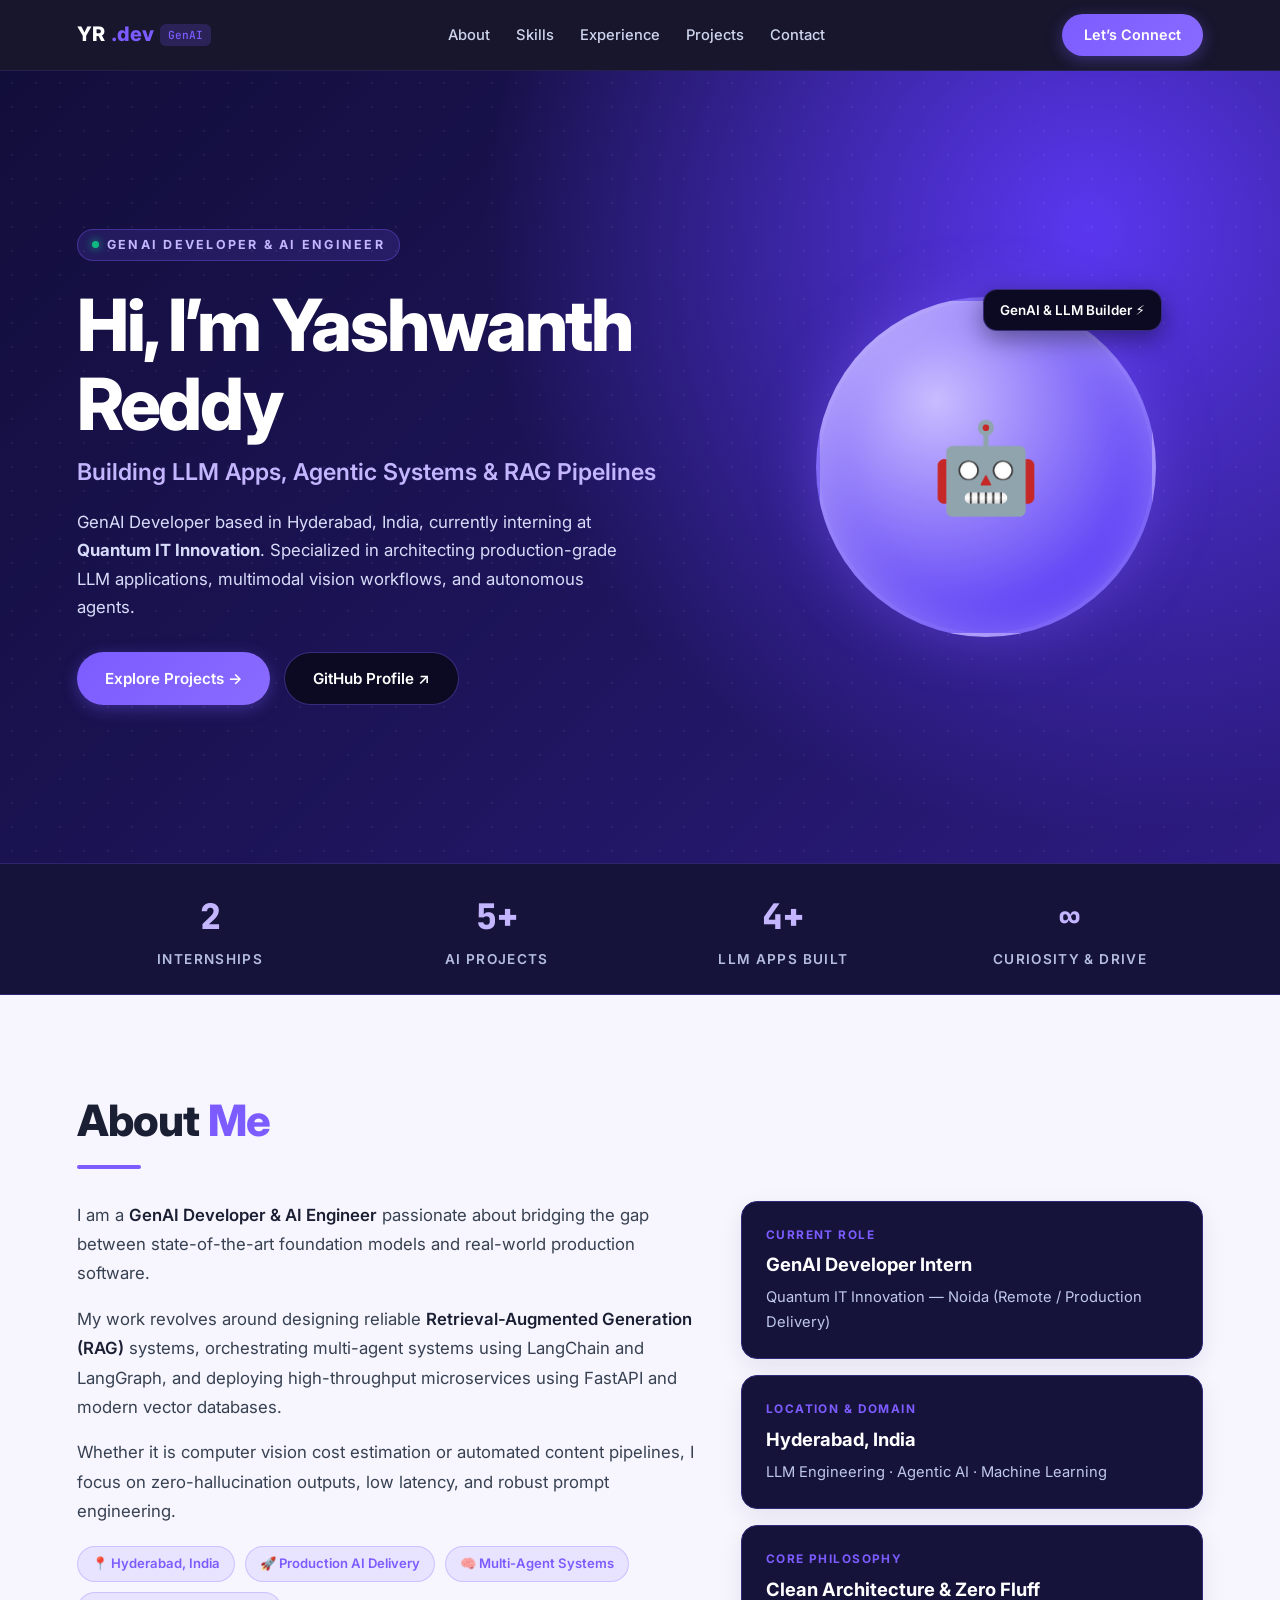
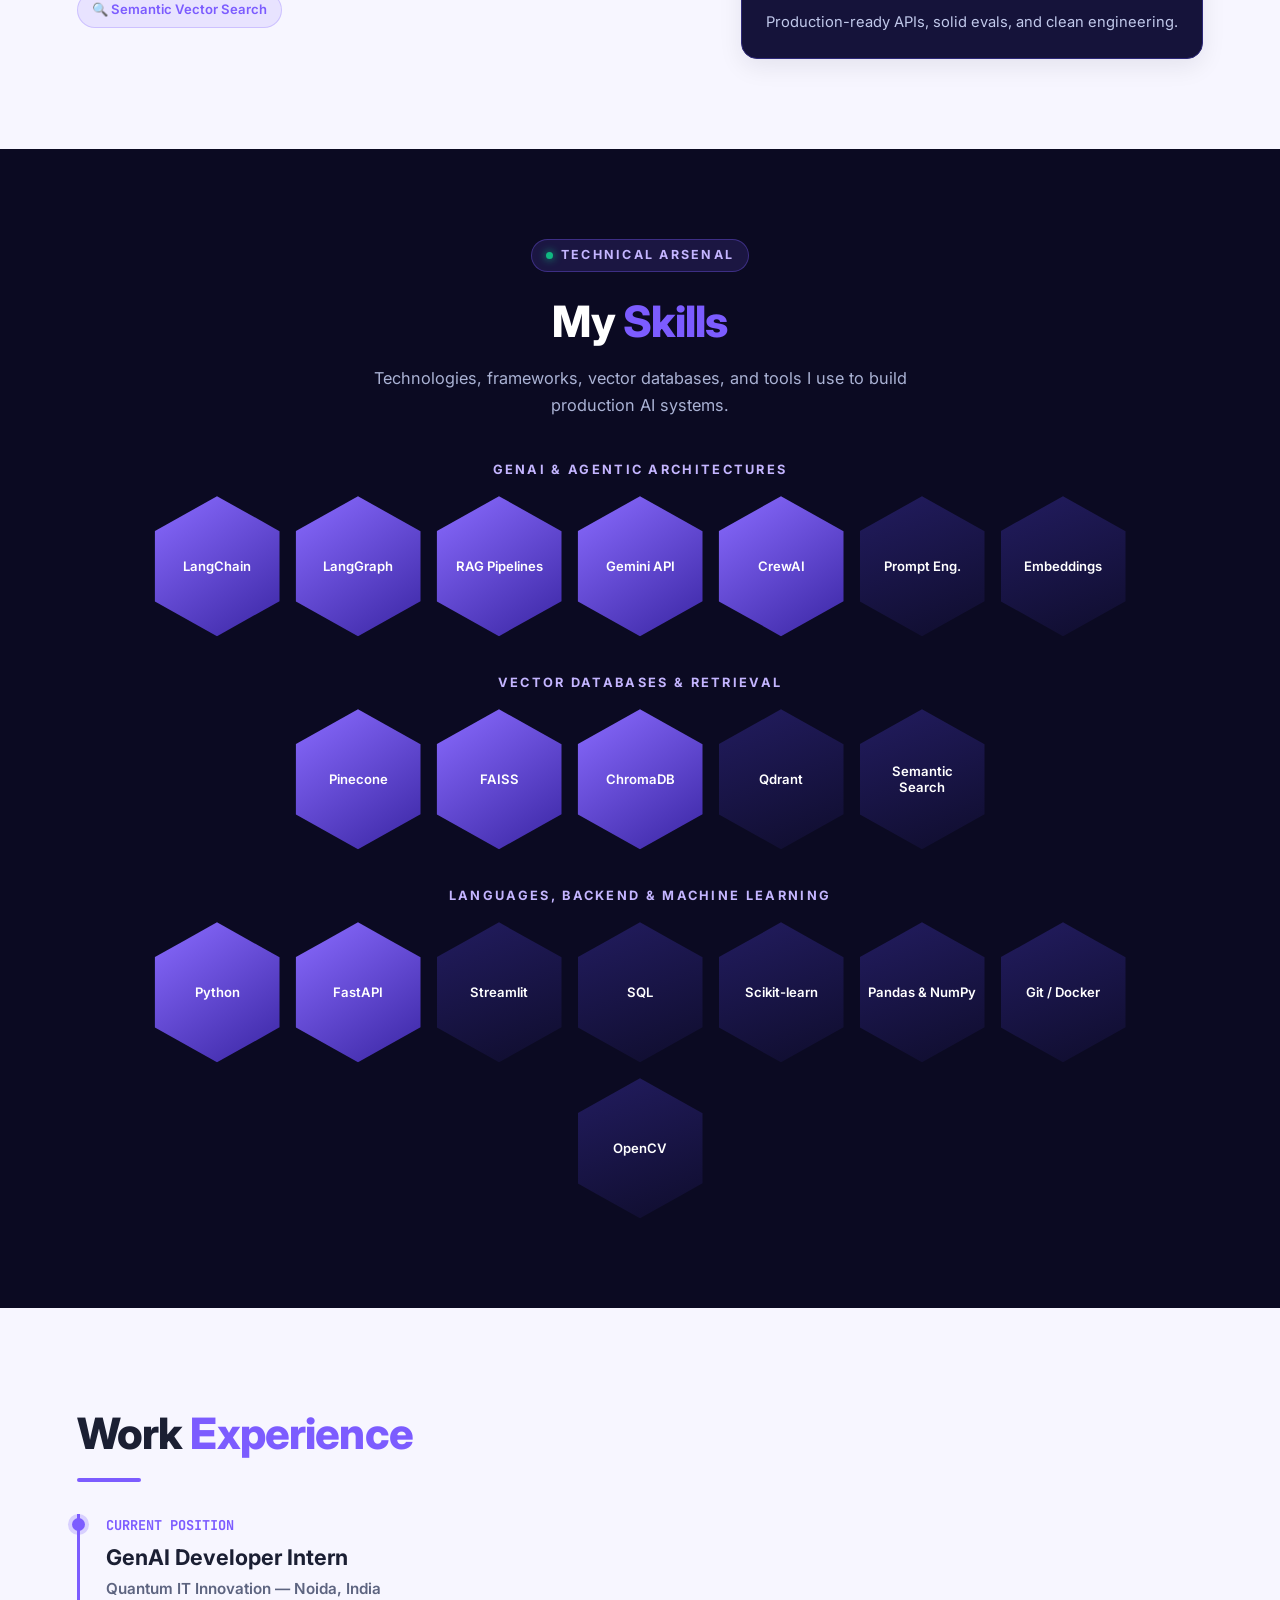
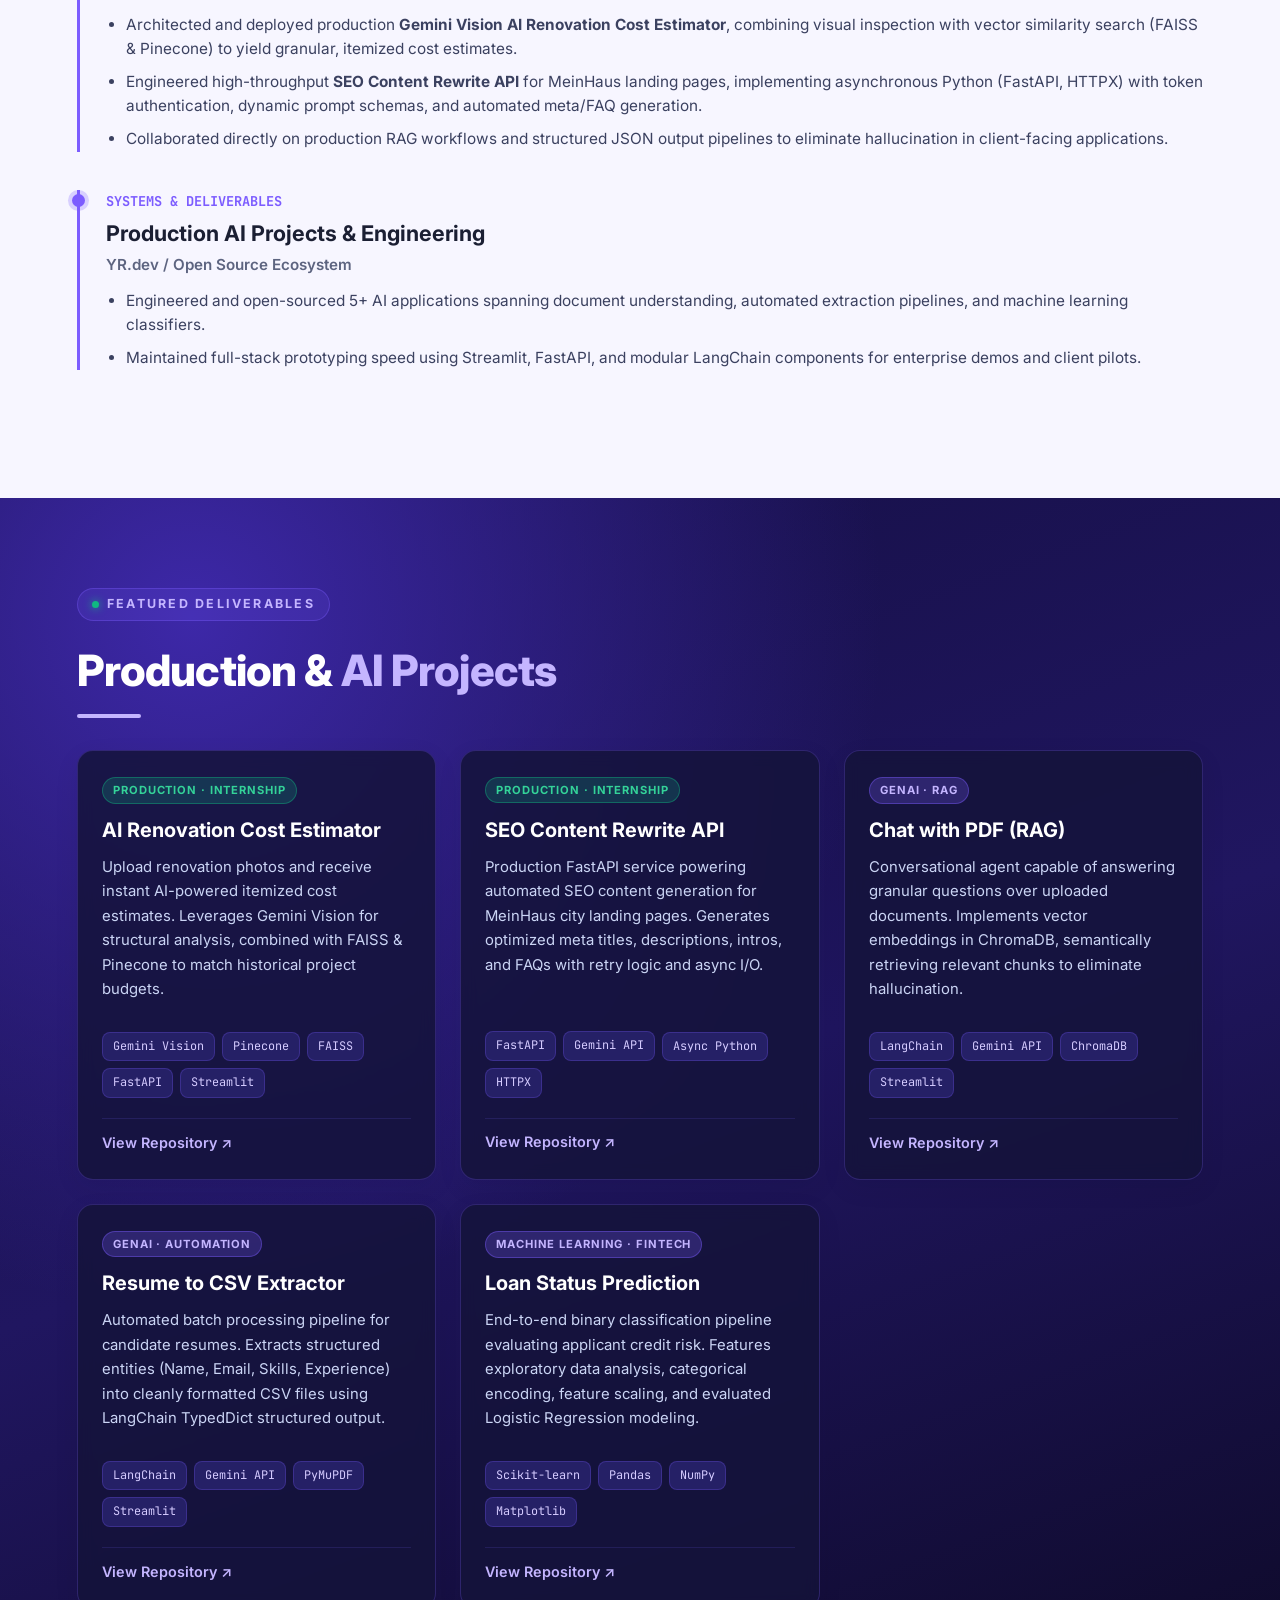
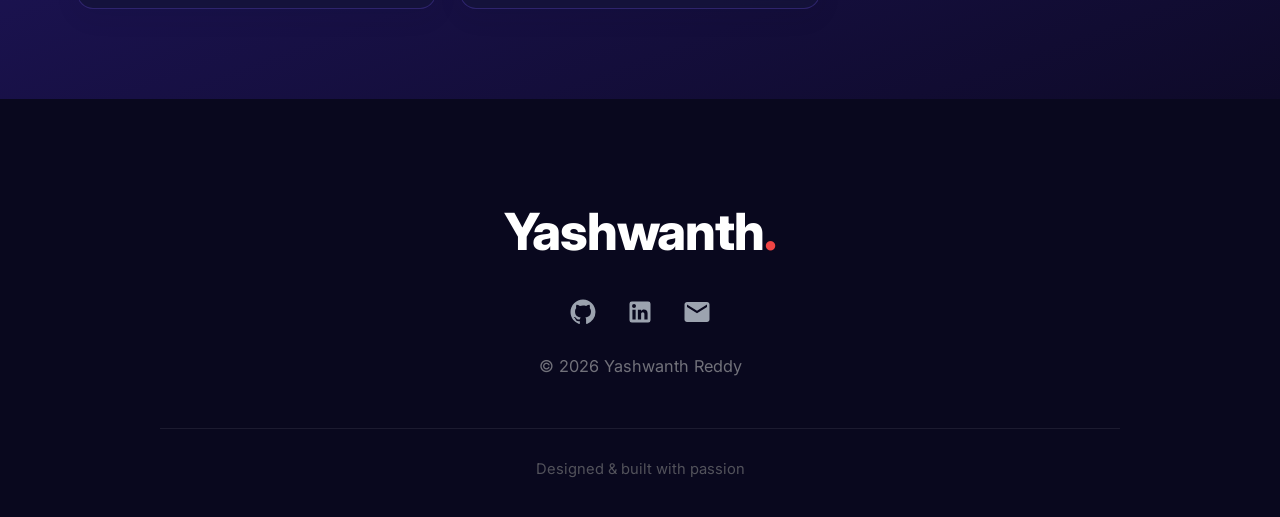
<file: index.html>
<!DOCTYPE html>
<html lang="en">
<head>
<meta charset="utf-8">
<meta name="viewport" content="width=device-width, initial-scale=1, viewport-fit=cover">
<title>Yashwanth Reddy | GenAI Developer & AI Engineer</title>
<meta name="description" content="Yashwanth Reddy — GenAI Developer building LLM applications, agentic AI systems, and RAG pipelines. Based in Hyderabad, India.">
<link rel="preconnect" href="https://fonts.googleapis.com">
<link rel="preconnect" href="https://fonts.gstatic.com" crossorigin>
<link href="https://fonts.googleapis.com/css2?family=Inter:wght@300;400;500;600;700;800&family=JetBrains+Mono:wght@400;500;700&display=swap" rel="stylesheet">
<style>
:root{
  --accent:#7c5cff;
  --accent2:#8a6bff;
  --accent-light:#c4b5ff;
  --accent-glow:rgba(124, 92, 255, 0.35);
  --ink:#0b0a22;
  --ink2:#15133a;
  --ink3:#1f1b4f;
  --paper:#f7f6ff;
  --text:#1b1f33;
  --muted:#5d6480;
  --border:#2d2878;
  color-scheme:light;
  box-sizing:border-box;
  padding-top:env(safe-area-inset-top,0px);
  padding-bottom:env(safe-area-inset-bottom,0px)
}
html{scroll-behavior:smooth;scroll-padding-top:calc(74px + env(safe-area-inset-top,0px))}
*{box-sizing:border-box;margin:0;padding:0}
body{font-family:'Inter',system-ui,-apple-system,"Segoe UI",sans-serif;background:var(--paper);color:var(--text);line-height:1.65;overflow-x:hidden}

/* Navbar */
nav{
  position:sticky;
  top:env(safe-area-inset-top,0px);
  z-index:100;
  background:rgba(11, 10, 34, 0.95);
  backdrop-filter:blur(12px);
  border-bottom:1px solid rgba(124, 92, 255, 0.15);
  display:flex;
  align-items:center;
  justify-content:space-between;
  padding:14px 6vw;
  gap:16px;
  transition:all .3s ease;
}
.logo{color:#fff;font-weight:800;font-size:1.25rem;text-decoration:none;display:flex;align-items:center;gap:6px}
.logo span{color:var(--accent)}
.logo-tag{font-size:.7rem;padding:2px 8px;border-radius:6px;background:rgba(124,92,255,0.2);color:var(--accent-light);font-family:'JetBrains Mono',monospace;font-weight:500}
.links{display:flex;gap:26px;align-items:center}
.links a{color:#cfd5ee;text-decoration:none;font-size:.92rem;font-weight:500;white-space:nowrap;transition:color .2s ease;position:relative}
.links a:hover,.links a.on{color:var(--accent2)}
.links a.on::after{content:'';position:absolute;bottom:-6px;left:0;right:0;height:2px;background:var(--accent);border-radius:2px}
.nav-actions{display:flex;align-items:center;gap:12px}
.pill{background:linear-gradient(135deg,var(--accent),var(--accent2));color:#fff;text-decoration:none;padding:9px 22px;border-radius:999px;font-weight:600;font-size:.9rem;white-space:nowrap;box-shadow:0 4px 15px var(--accent-glow);transition:all .25s ease}
.pill:hover{transform:translateY(-2px);box-shadow:0 6px 20px rgba(124,92,255,0.5)}
@media(max-width:768px){.pill{display:none}.links{gap:16px;overflow-x:auto;-webkit-overflow-scrolling:touch;padding-bottom:4px}}

/* General Section */
section{padding:90px 6vw;position:relative}
h3.title{font-size:clamp(1.9rem,4vw,2.7rem);font-weight:800;margin-bottom:8px;letter-spacing:-0.02em}
h3.title em{font-style:normal;color:var(--accent)}
.bar{width:64px;height:4px;background:var(--accent);border-radius:4px;margin-bottom:32px}

/* Hero Section */
.hero{
  background:radial-gradient(circle at 85% 20%,#5a37f0,transparent 48%),linear-gradient(135deg,#120e3a 0%,#1c1458 50%,#2d1b82 100%);
  color:#fff;
  display:grid;
  grid-template-columns:1.2fr .8fr;
  align-items:center;
  gap:40px;
  min-height:88vh;
  overflow:hidden;
  position:relative;
}
.hero::after{
  content:'';
  position:absolute;
  inset:0;
  background-image:radial-gradient(rgba(255,255,255,0.06) 1px, transparent 1px);
  background-size:24px 24px;
  pointer-events:none;
}
.hero-content{position:relative;z-index:2}
.eyebrow{
  display:inline-flex;
  align-items:center;
  gap:8px;
  letter-spacing:.18em;
  font-size:.78rem;
  font-weight:700;
  color:var(--accent-light);
  background:rgba(124, 92, 255, 0.15);
  border:1px solid rgba(124, 92, 255, 0.35);
  padding:5px 14px;
  border-radius:999px;
  margin-bottom:14px;
}
.eyebrow .dot{width:7px;height:7px;border-radius:50%;background:#10b981;box-shadow:0 0 8px #10b981}
.hero h1{font-size:clamp(2.5rem,6.5vw,4.5rem);line-height:1.1;margin:10px 0;letter-spacing:-0.03em;font-weight:800}
.hero h2{font-size:clamp(1.15rem,2.5vw,1.45rem);font-weight:600;color:var(--accent-light);margin-bottom:14px;display:flex;align-items:center;gap:8px}
.hero p{max-width:540px;margin:16px 0 30px;color:#d8dcfa;font-size:1.05rem;line-height:1.7}
.hero-btns{display:flex;gap:14px;flex-wrap:wrap}
.btn{
  display:inline-flex;
  align-items:center;
  gap:8px;
  background:var(--ink);
  color:#fff;
  padding:13px 28px;
  border-radius:999px;
  text-decoration:none;
  font-weight:600;
  font-size:.95rem;
  border:1px solid rgba(124,92,255,0.4);
  transition:all .25s ease;
}
.btn:hover{background:var(--accent);border-color:var(--accent);transform:translateY(-2px);box-shadow:0 6px 20px var(--accent-glow)}
.btn.primary{background:linear-gradient(135deg,var(--accent),var(--accent2));border:none;box-shadow:0 4px 16px var(--accent-glow)}
.btn.primary:hover{box-shadow:0 6px 24px rgba(124,92,255,0.6)}

.avatar-wrapper{position:relative;display:flex;justify-content:center;align-items:center;z-index:2}
.avatar{
  width:min(340px,70vw);
  aspect-ratio:1;
  border-radius:50%;
  background:radial-gradient(circle at 35% 30%,#c9bcff,#5b3df5 75%);
  box-shadow:0 0 60px rgba(124, 92, 255, 0.4), inset 0 0 40px rgba(255, 255, 255, 0.3);
  display:grid;
  place-items:center;
  font-size:5.5rem;
  position:relative;
  border:4px solid rgba(255,255,255,0.2);
}
.bubble{
  position:absolute;
  top:-12px;
  right:-10px;
  background:var(--ink);
  color:#fff;
  font-size:.84rem;
  font-weight:600;
  padding:9px 16px;
  border-radius:14px;
  border:1px solid rgba(124,92,255,0.4);
  box-shadow:0 8px 24px rgba(0,0,0,0.4);
  animation:bob 3.2s ease-in-out infinite;
  white-space:nowrap;
}
@keyframes bob{0%,100%{transform:translateY(0)}50%{transform:translateY(-10px)}}
@media(max-width:880px){
  .hero{grid-template-columns:1fr;padding-top:60px;padding-bottom:70px}
  .avatar-wrapper{order:-1;margin-bottom:20px}
}

/* Stats Ribbon */
.stats-ribbon{
  background:var(--ink2);
  border-top:1px solid rgba(124,92,255,0.25);
  border-bottom:1px solid rgba(124,92,255,0.25);
  padding:24px 6vw;
  display:grid;
  grid-template-columns:repeat(auto-fit,minmax(180px,1fr));
  gap:20px;
  text-align:center;
  color:#fff;
}
.stat-box h4{font-size:2.2rem;font-weight:800;color:var(--accent-light);font-family:'JetBrains Mono',monospace}
.stat-box p{font-size:.85rem;color:#b6bede;text-transform:uppercase;letter-spacing:.1em;font-weight:600;margin-top:2px}

/* About Section */
.about{display:grid;grid-template-columns:1.35fr 1fr;gap:40px;align-items:start}
.about-narrative p{font-size:1.05rem;color:#374151;margin-bottom:16px;line-height:1.75}
.about-narrative p strong{color:var(--text);font-weight:600}
.badge-list{display:flex;gap:10px;flex-wrap:wrap;margin-top:20px}
.badge-item{background:rgba(124, 92, 255, 0.12);color:var(--accent);border:1px solid rgba(124, 92, 255, 0.25);padding:6px 14px;border-radius:999px;font-size:.82rem;font-weight:600}

.about-cards{display:flex;flex-direction:column;gap:16px}
.card{
  background:var(--ink2);
  color:#e8ebfa;
  border-radius:16px;
  padding:24px;
  border:1px solid var(--border);
  box-shadow:0 8px 24px rgba(11, 10, 34, 0.08);
  transition:all .3s ease;
}
.card:hover{transform:translateY(-4px);border-color:var(--accent2);box-shadow:0 12px 30px rgba(124,92,255,0.18)}
.card small{color:var(--accent);font-weight:700;letter-spacing:.12em;font-size:.74rem;display:block;margin-bottom:4px;text-transform:uppercase}
.card h4{font-size:1.15rem;color:#fff;margin-bottom:6px;font-weight:700}
.card p{font-size:.92rem;color:#c0c8ea}

/* Skills Section */
.dark{background:var(--ink);color:#fff;text-align:center}
.dark .eyebrow{color:var(--accent-light)}
.dark p.sub{color:#aab2d4;max-width:620px;margin:0 auto 40px;font-size:1.02rem}
.group{margin:36px 0 16px;color:var(--accent-light);letter-spacing:.18em;font-size:.8rem;font-weight:700;text-transform:uppercase}
.hexes{display:flex;flex-wrap:wrap;justify-content:center;gap:16px;max-width:1050px;margin:0 auto}
.hex{
  width:125px;
  height:140px;
  clip-path:polygon(50% 0,100% 25%,100% 75%,50% 100%,0 75%,0 25%);
  display:grid;
  place-items:center;
  text-align:center;
  font-size:.82rem;
  font-weight:600;
  padding:16px 8px;
  background:linear-gradient(160deg,#221c5f,#0f0d2d);
  border:0;
  color:#fff;
  transition:all .3s cubic-bezier(0.34, 1.56, 0.64, 1);
  cursor:default;
  position:relative;
}
.hex:hover{
  background:linear-gradient(135deg,var(--accent),#5634d4);
  transform:translateY(-8px) scale(1.08);
  box-shadow:0 12px 24px rgba(124,92,255,0.4);
  z-index:2;
}
.hex.highlight{
  background:linear-gradient(145deg,var(--accent2),#3a26a3);
  box-shadow:0 0 15px rgba(124, 92, 255, 0.4);
}
.hex span{display:block;line-height:1.25}

/* Work Experience */
.experience-section{background:var(--paper)}
.tl{border-left:3px solid var(--accent);padding-left:26px;margin-bottom:38px;position:relative}
.tl::before{
  content:'';
  position:absolute;
  left:-8px;
  top:4px;
  width:13px;
  height:13px;
  border-radius:50%;
  background:var(--accent);
  box-shadow:0 0 0 4px rgba(124,92,255,0.25);
}
.tl .d{color:var(--accent);font-weight:700;font-size:.85rem;font-family:'JetBrains Mono',monospace;margin-bottom:4px}
.tl h4{font-size:1.35rem;font-weight:700;color:var(--text)}
.tl .co{color:var(--muted);font-weight:600;font-size:.95rem;margin-bottom:12px}
.tl ul{padding-left:20px;color:#3b4160}
.tl li{margin-bottom:8px;font-size:.96rem;line-height:1.6}

/* Projects Section */
.proj{
  background:radial-gradient(circle at 15% 10%,#3d28a8,transparent 45%),linear-gradient(160deg,#150f44 0%,#201660 50%,#0e0a29 100%);
  color:#fff;
}
.grid{display:grid;grid-template-columns:repeat(auto-fit,minmax(320px,1fr));gap:24px;margin-top:20px}
.proj .card{
  background:rgba(21, 19, 58, 0.85);
  border:1px solid rgba(124, 92, 255, 0.25);
  backdrop-filter:blur(8px);
  display:flex;
  flex-direction:column;
  justify-content:space-between;
}
.proj .card:hover{
  transform:translateY(-8px);
  border-color:var(--accent);
  box-shadow:0 14px 34px rgba(124, 92, 255, 0.28);
}
.proj-badge{
  display:inline-block;
  align-self:flex-start;
  font-size:.7rem;
  letter-spacing:.08em;
  font-weight:700;
  text-transform:uppercase;
  padding:3px 10px;
  border-radius:999px;
  background:rgba(124, 92, 255, 0.25);
  color:var(--accent-light);
  border:1px solid rgba(124, 92, 255, 0.4);
  margin-bottom:10px;
}
.proj-badge.prod{
  background:rgba(16, 185, 129, 0.2);
  color:#34d399;
  border-color:rgba(16, 185, 129, 0.4);
}
.proj h4{font-size:1.25rem;color:#fff;margin-bottom:8px;font-weight:700}
.proj p{font-size:.93rem;color:#cbd5f5;margin-bottom:16px;line-height:1.65}
.tags{display:flex;flex-wrap:wrap;gap:7px;margin:14px 0 20px}
.tags span{font-size:.74rem;font-family:'JetBrains Mono',monospace;padding:4px 10px;border-radius:8px;background:#252066;color:#d5cbff;border:1px solid rgba(124,92,255,0.25)}
.proj .card-footer{display:flex;align-items:center;justify-content:space-between;margin-top:auto;padding-top:12px;border-top:1px solid rgba(124,92,255,0.15)}
.card a.proj-link{
  color:var(--accent-light);
  font-weight:600;
  font-size:.9rem;
  text-decoration:none;
  display:inline-flex;
  align-items:center;
  gap:6px;
  transition:all .2s ease;
}
.card a.proj-link:hover{color:#fff;transform:translateX(4px)}

/* Contact & Footer Section (Minimalist & Sleek) */
.footer-section{
  background:#09081e;
  text-align:center;
  padding:90px 20px 0;
  display:flex;
  flex-direction:column;
  align-items:center;
  position:relative;
}
.footer-name{
  font-size:clamp(2.2rem, 5vw, 3.2rem);
  font-weight:800;
  color:#ffffff;
  letter-spacing:-0.02em;
  margin-bottom:24px;
}
.footer-name span{
  color:var(--accent);
}
.footer-socials{
  display:flex;
  align-items:center;
  justify-content:center;
  gap:28px;
  margin-bottom:26px;
}
.footer-socials a{
  color:#9ca3af;
  display:inline-flex;
  align-items:center;
  justify-content:center;
  transition:all .25s ease;
  text-decoration:none;
}
.footer-socials a:hover{
  color:#ffffff;
  transform:translateY(-3px);
}
.footer-copyright{
  color:#71717a;
  font-size:1.02rem;
  font-weight:400;
  margin-bottom:48px;
}
.footer-divider{
  width:100%;
  max-width:960px;
  height:1px;
  background:rgba(255, 255, 255, 0.08);
}
.footer-bottom{
  padding:28px 20px 36px;
  color:#52525b;
  font-size:.92rem;
  text-align:center;
  width:100%;
}

/* Reveal Animations */
.rv{opacity:0;transform:translateY(28px);transition:all .65s cubic-bezier(0.16, 1, 0.3, 1)}
.rv.in{opacity:1;transform:none}
@media(prefers-reduced-motion:reduce){
  .rv{opacity:1;transform:none;transition:none}
  .bubble{animation:none}
}
</style>
</head>
<body>

<!-- Navigation -->
<nav>
  <a class="logo" href="#top">YR<span>.dev</span> <span class="logo-tag">GenAI</span></a>
  <div class="links">
    <a href="#about">About</a>
    <a href="#skills">Skills</a>
    <a href="#experience">Experience</a>
    <a href="#projects">Projects</a>
    <a href="#contact">Contact</a>
  </div>
  <div class="nav-actions">
    <a class="pill" href="#contact">Let’s Connect</a>
  </div>
</nav>

<!-- Hero Section -->
<section class="hero" id="top">
  <div class="hero-content">
    <div class="eyebrow"><span class="dot"></span> GENAI DEVELOPER & AI ENGINEER</div>
    <h1>Hi, I’m Yashwanth Reddy</h1>
    <h2>Building LLM Apps, Agentic Systems & RAG Pipelines</h2>
    <p>
      GenAI Developer based in Hyderabad, India, currently interning at <strong>Quantum IT Innovation</strong>.
      Specialized in architecting production-grade LLM applications, multimodal vision workflows, and autonomous agents.
    </p>
    <div class="hero-btns">
      <a class="btn primary" href="#projects">Explore Projects →</a>
      <a class="btn" href="https://github.com/Yashreddy05" target="_blank" rel="noopener">GitHub Profile ↗</a>
    </div>
  </div>
  <div class="avatar-wrapper">
    <div class="avatar">
      🤖
      <div class="bubble">GenAI & LLM Builder ⚡</div>
    </div>
  </div>
</section>

<!-- Stats Ribbon -->
<div class="stats-ribbon">
  <div class="stat-box">
    <h4>2</h4>
    <p>Internships</p>
  </div>
  <div class="stat-box">
    <h4>5+</h4>
    <p>AI Projects</p>
  </div>
  <div class="stat-box">
    <h4>4+</h4>
    <p>LLM Apps Built</p>
  </div>
  <div class="stat-box">
    <h4>∞</h4>
    <p>Curiosity & Drive</p>
  </div>
</div>

<!-- About Section -->
<section id="about" class="rv">
  <h3 class="title">About <em>Me</em></h3>
  <div class="bar"></div>
  <div class="about">
    <div class="about-narrative">
      <p>
        I am a <strong>GenAI Developer & AI Engineer</strong> passionate about bridging the gap between state-of-the-art foundation models and real-world production software.
      </p>
      <p>
        My work revolves around designing reliable <strong>Retrieval-Augmented Generation (RAG)</strong> systems, orchestrating multi-agent systems using LangChain and LangGraph, and deploying high-throughput microservices using FastAPI and modern vector databases.
      </p>
      <p>
        Whether it is computer vision cost estimation or automated content pipelines, I focus on zero-hallucination outputs, low latency, and robust prompt engineering.
      </p>
      <div class="badge-list">
        <span class="badge-item">📍 Hyderabad, India</span>
        <span class="badge-item">🚀 Production AI Delivery</span>
        <span class="badge-item">🧠 Multi-Agent Systems</span>
        <span class="badge-item">🔍 Semantic Vector Search</span>
      </div>
    </div>
    <div class="about-cards">
      <div class="card">
        <small>CURRENT ROLE</small>
        <h4>GenAI Developer Intern</h4>
        <p>Quantum IT Innovation — Noida (Remote / Production Delivery)</p>
      </div>
      <div class="card">
        <small>LOCATION & DOMAIN</small>
        <h4>Hyderabad, India</h4>
        <p>LLM Engineering · Agentic AI · Machine Learning</p>
      </div>
      <div class="card">
        <small>CORE PHILOSOPHY</small>
        <h4>Clean Architecture & Zero Fluff</h4>
        <p>Production-ready APIs, solid evals, and clean engineering.</p>
      </div>
    </div>
  </div>
</section>

<!-- Skills Section -->
<section id="skills" class="dark">
  <div class="eyebrow rv"><span class="dot"></span> TECHNICAL ARSENAL</div>
  <h3 class="title rv">My <em>Skills</em></h3>
  <p class="sub rv">Technologies, frameworks, vector databases, and tools I use to build production AI systems.</p>

  <div class="group">GENAI & AGENTIC ARCHITECTURES</div>
  <div class="hexes rv">
    <div class="hex highlight"><span>LangChain</span></div>
    <div class="hex highlight"><span>LangGraph</span></div>
    <div class="hex highlight"><span>RAG Pipelines</span></div>
    <div class="hex highlight"><span>Gemini API</span></div>
    <div class="hex highlight"><span>CrewAI</span></div>
    <div class="hex"><span>Prompt Eng.</span></div>
    <div class="hex"><span>Embeddings</span></div>
  </div>

  <div class="group">VECTOR DATABASES & RETRIEVAL</div>
  <div class="hexes rv">
    <div class="hex highlight"><span>Pinecone</span></div>
    <div class="hex highlight"><span>FAISS</span></div>
    <div class="hex highlight"><span>ChromaDB</span></div>
    <div class="hex"><span>Qdrant</span></div>
    <div class="hex"><span>Semantic Search</span></div>
  </div>

  <div class="group">LANGUAGES, BACKEND & MACHINE LEARNING</div>
  <div class="hexes rv">
    <div class="hex highlight"><span>Python</span></div>
    <div class="hex highlight"><span>FastAPI</span></div>
    <div class="hex"><span>Streamlit</span></div>
    <div class="hex"><span>SQL</span></div>
    <div class="hex"><span>Scikit-learn</span></div>
    <div class="hex"><span>Pandas & NumPy</span></div>
    <div class="hex"><span>Git / Docker</span></div>
    <div class="hex"><span>OpenCV</span></div>
  </div>
</section>

<!-- Work Experience Section -->
<section id="experience" class="experience-section">
  <h3 class="title rv">Work <em>Experience</em></h3>
  <div class="bar"></div>

  <div class="tl rv">
    <div class="d">CURRENT POSITION</div>
    <h4>GenAI Developer Intern</h4>
    <div class="co">Quantum IT Innovation — Noida, India</div>
    <ul>
      <li>Architected and deployed production <strong>Gemini Vision AI Renovation Cost Estimator</strong>, combining visual inspection with vector similarity search (FAISS & Pinecone) to yield granular, itemized cost estimates.</li>
      <li>Engineered high-throughput <strong>SEO Content Rewrite API</strong> for MeinHaus landing pages, implementing asynchronous Python (FastAPI, HTTPX) with token authentication, dynamic prompt schemas, and automated meta/FAQ generation.</li>
      <li>Collaborated directly on production RAG workflows and structured JSON output pipelines to eliminate hallucination in client-facing applications.</li>
    </ul>
  </div>

  <div class="tl rv">
    <div class="d">SYSTEMS & DELIVERABLES</div>
    <h4>Production AI Projects & Engineering</h4>
    <div class="co">YR.dev / Open Source Ecosystem</div>
    <ul>
      <li>Engineered and open-sourced 5+ AI applications spanning document understanding, automated extraction pipelines, and machine learning classifiers.</li>
      <li>Maintained full-stack prototyping speed using Streamlit, FastAPI, and modular LangChain components for enterprise demos and client pilots.</li>
    </ul>
  </div>
</section>

<!-- Projects Section -->
<section id="projects" class="proj">
  <div class="eyebrow rv"><span class="dot"></span> FEATURED DELIVERABLES</div>
  <h3 class="title rv" style="color:#fff">Production & <span style="color:var(--accent-light)">AI Projects</span></h3>
  <div class="bar" style="background:var(--accent-light)"></div>

  <div class="grid">
    <!-- Project 1 -->
    <div class="card rv">
      <div>
        <span class="proj-badge prod">Production · Internship</span>
        <h4>AI Renovation Cost Estimator</h4>
        <p>
          Upload renovation photos and receive instant AI-powered itemized cost estimates. Leverages Gemini Vision for structural analysis, combined with FAISS & Pinecone to match historical project budgets.
        </p>
      </div>
      <div>
        <div class="tags">
          <span>Gemini Vision</span>
          <span>Pinecone</span>
          <span>FAISS</span>
          <span>FastAPI</span>
          <span>Streamlit</span>
        </div>
        <div class="card-footer">
          <a class="proj-link" href="https://github.com/Yashreddy05" target="_blank" rel="noopener">View Repository ↗</a>
        </div>
      </div>
    </div>

    <!-- Project 2 -->
    <div class="card rv">
      <div>
        <span class="proj-badge prod">Production · Internship</span>
        <h4>SEO Content Rewrite API</h4>
        <p>
          Production FastAPI service powering automated SEO content generation for MeinHaus city landing pages. Generates optimized meta titles, descriptions, intros, and FAQs with retry logic and async I/O.
        </p>
      </div>
      <div>
        <div class="tags">
          <span>FastAPI</span>
          <span>Gemini API</span>
          <span>Async Python</span>
          <span>HTTPX</span>
        </div>
        <div class="card-footer">
          <a class="proj-link" href="https://github.com/Yashreddy05" target="_blank" rel="noopener">View Repository ↗</a>
        </div>
      </div>
    </div>

    <!-- Project 3 -->
    <div class="card rv">
      <div>
        <span class="proj-badge">GenAI · RAG</span>
        <h4>Chat with PDF (RAG)</h4>
        <p>
          Conversational agent capable of answering granular questions over uploaded documents. Implements vector embeddings in ChromaDB, semantically retrieving relevant chunks to eliminate hallucination.
        </p>
      </div>
      <div>
        <div class="tags">
          <span>LangChain</span>
          <span>Gemini API</span>
          <span>ChromaDB</span>
          <span>Streamlit</span>
        </div>
        <div class="card-footer">
          <a class="proj-link" href="https://github.com/Yashreddy05/chat-with-pdf-rag" target="_blank" rel="noopener">View Repository ↗</a>
        </div>
      </div>
    </div>

    <!-- Project 4 -->
    <div class="card rv">
      <div>
        <span class="proj-badge">GenAI · Automation</span>
        <h4>Resume to CSV Extractor</h4>
        <p>
          Automated batch processing pipeline for candidate resumes. Extracts structured entities (Name, Email, Skills, Experience) into cleanly formatted CSV files using LangChain TypedDict structured output.
        </p>
      </div>
      <div>
        <div class="tags">
          <span>LangChain</span>
          <span>Gemini API</span>
          <span>PyMuPDF</span>
          <span>Streamlit</span>
        </div>
        <div class="card-footer">
          <a class="proj-link" href="https://github.com/Yashreddy05/resume-to-csv-extractor" target="_blank" rel="noopener">View Repository ↗</a>
        </div>
      </div>
    </div>

    <!-- Project 5 -->
    <div class="card rv">
      <div>
        <span class="proj-badge">Machine Learning · FinTech</span>
        <h4>Loan Status Prediction</h4>
        <p>
          End-to-end binary classification pipeline evaluating applicant credit risk. Features exploratory data analysis, categorical encoding, feature scaling, and evaluated Logistic Regression modeling.
        </p>
      </div>
      <div>
        <div class="tags">
          <span>Scikit-learn</span>
          <span>Pandas</span>
          <span>NumPy</span>
          <span>Matplotlib</span>
        </div>
        <div class="card-footer">
          <a class="proj-link" href="https://github.com/Yashreddy05/loan-status-prediction" target="_blank" rel="noopener">View Repository ↗</a>
        </div>
      </div>
    </div>
  </div>
</section>

<!-- Contact & Footer Section (Minimalist & Sleek) -->
<footer id="contact" class="footer-section">
  <div class="footer-name rv">Yashwanth<span style="color:#ef4444">.</span></div>
  
  <div class="footer-socials rv">
    <a href="https://github.com/Yashreddy05" target="_blank" rel="noopener" aria-label="GitHub">
      <svg width="30" height="30" viewBox="0 0 24 24" fill="currentColor">
        <path fill-rule="evenodd" clip-rule="evenodd" d="M12 2C6.477 2 2 6.484 2 12.017c0 4.425 2.865 8.18 6.839 9.504.5.092.682-.217.682-.483 0-.237-.008-.868-.013-1.703-2.782.605-3.369-1.343-3.369-1.343-.454-1.158-1.11-1.466-1.11-1.466-.908-.62.069-.608.069-.608 1.003.07 1.53 1.032 1.53 1.032.892 1.53 2.341 1.088 2.91.832.092-.647.35-1.088.636-1.338-2.22-.253-4.555-1.113-4.555-4.951 0-1.093.39-1.988 1.029-2.688-.103-.253-.446-1.272.098-2.65 0 0 .84-.27 2.75 1.026A9.564 9.564 0 0112 6.844c.85.004 1.705.115 2.504.337 1.909-1.296 2.747-1.027 2.747-1.027.546 1.379.202 2.398.1 2.651.64.7 1.028 1.595 1.028 2.688 0 3.848-2.339 4.695-4.566 4.943.359.309.678.92.678 1.855 0 1.338-.012 2.419-.012 2.747 0 .268.18.58.688.482A10.019 10.019 0 0022 12.017C22 6.484 17.522 2 12 2z"/>
      </svg>
    </a>
    <a href="https://www.linkedin.com/in/yashwanth-reddyy05/" target="_blank" rel="noopener" aria-label="LinkedIn">
      <svg width="28" height="28" viewBox="0 0 24 24" fill="currentColor">
        <path d="M19 3a2 2 0 0 1 2 2v14a2 2 0 0 1-2 2H5a2 2 0 0 1-2-2V5a2 2 0 0 1 2-2h14m-.5 15.5v-5.3a3.26 3.26 0 0 0-3.26-3.26c-.85 0-1.84.52-2.28 1.3v-1.11h-2.79v8.37h2.79v-4.93c0-.77.62-1.4 1.39-1.4a1.4 1.4 0 0 1 1.4 1.4v4.93h2.75M6.88 8.56a1.68 1.68 0 0 0 1.68-1.68c0-.93-.75-1.69-1.68-1.69a1.69 1.69 0 0 0-1.69 1.69c0 .93.76 1.68 1.69 1.68m1.39 9.94v-8.37H5.5v8.37h2.77z"/>
      </svg>
    </a>
    <a href="mailto:yashwanthreddyjakka05@gmail.com" aria-label="Email">
      <svg width="30" height="30" viewBox="0 0 24 24" fill="currentColor">
        <path d="M20 4H4c-1.1 0-1.99.9-1.99 2L2 18c0 1.1.9 2 2 2h16c1.1 0 2-.9 2-2V6c0-1.1-.9-2-2-2zm0 4l-8 5-8-5V6l8 5 8-5v2z"/>
      </svg>
    </a>
  </div>

  <p class="footer-copyright rv">© 2026 Yashwanth Reddy</p>
  
  <div class="footer-divider"></div>
  <div class="footer-bottom">Designed & built with passion</div>
</footer>

<!-- Interactive Scripts -->
<script>
// Scrollspy Active Navigation
const navLinks = Array.from(document.querySelectorAll('.links a'));
const sections = navLinks.map(link => document.querySelector(link.getAttribute('href')));

function onScrollSpy() {
  const scrollPos = window.scrollY + 130;
  let activeIndex = -1;
  sections.forEach((sec, idx) => {
    if (sec && sec.offsetTop <= scrollPos) {
      activeIndex = idx;
    }
  });
  navLinks.forEach((link, idx) => {
    link.classList.toggle('on', idx === activeIndex);
  });
}
window.addEventListener('scroll', onScrollSpy, { passive: true });
onScrollSpy();

// Reveal on Scroll using IntersectionObserver
const revealObserver = new IntersectionObserver((entries) => {
  entries.forEach(entry => {
    if (entry.isIntersecting) {
      entry.target.classList.add('in');
      revealObserver.unobserve(entry.target);
    }
  });
}, { threshold: 0.12 });

document.querySelectorAll('.rv').forEach(el => revealObserver.observe(el));
</script>

</body>
</html>
</file>
